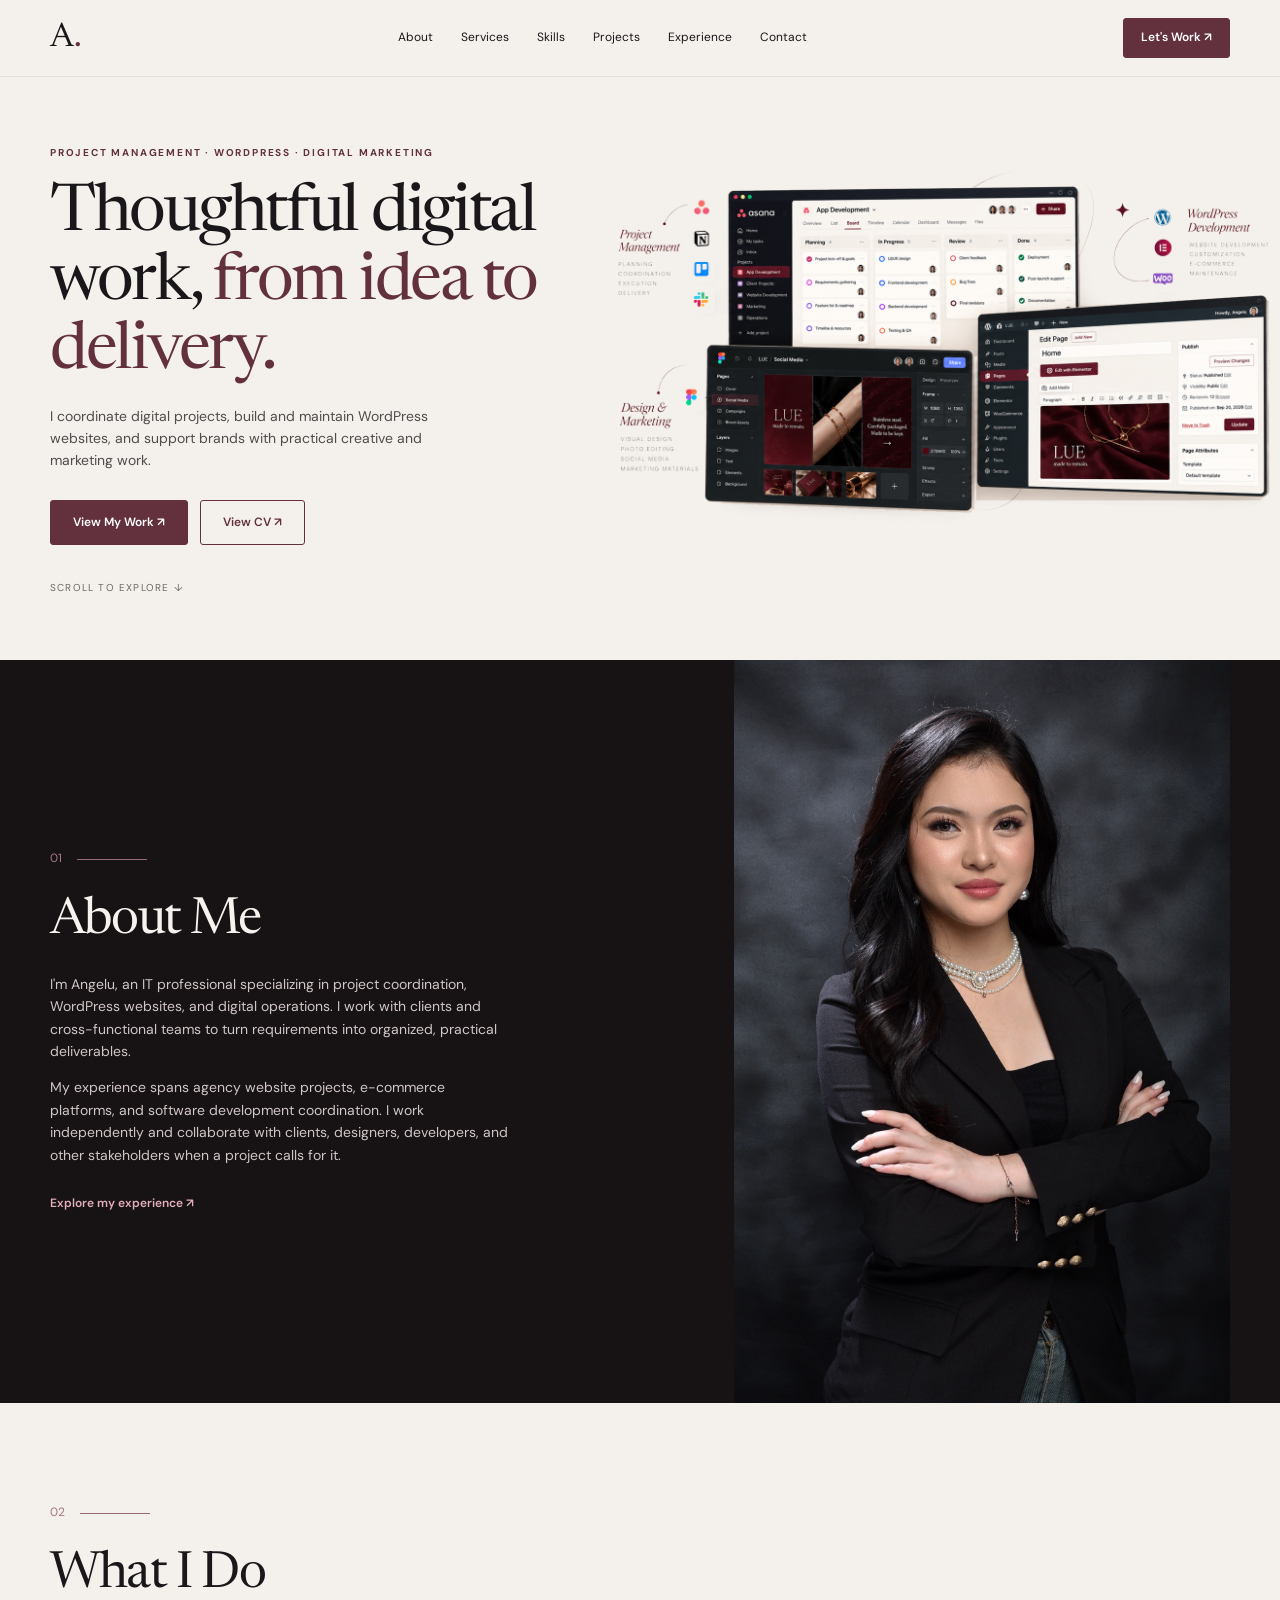
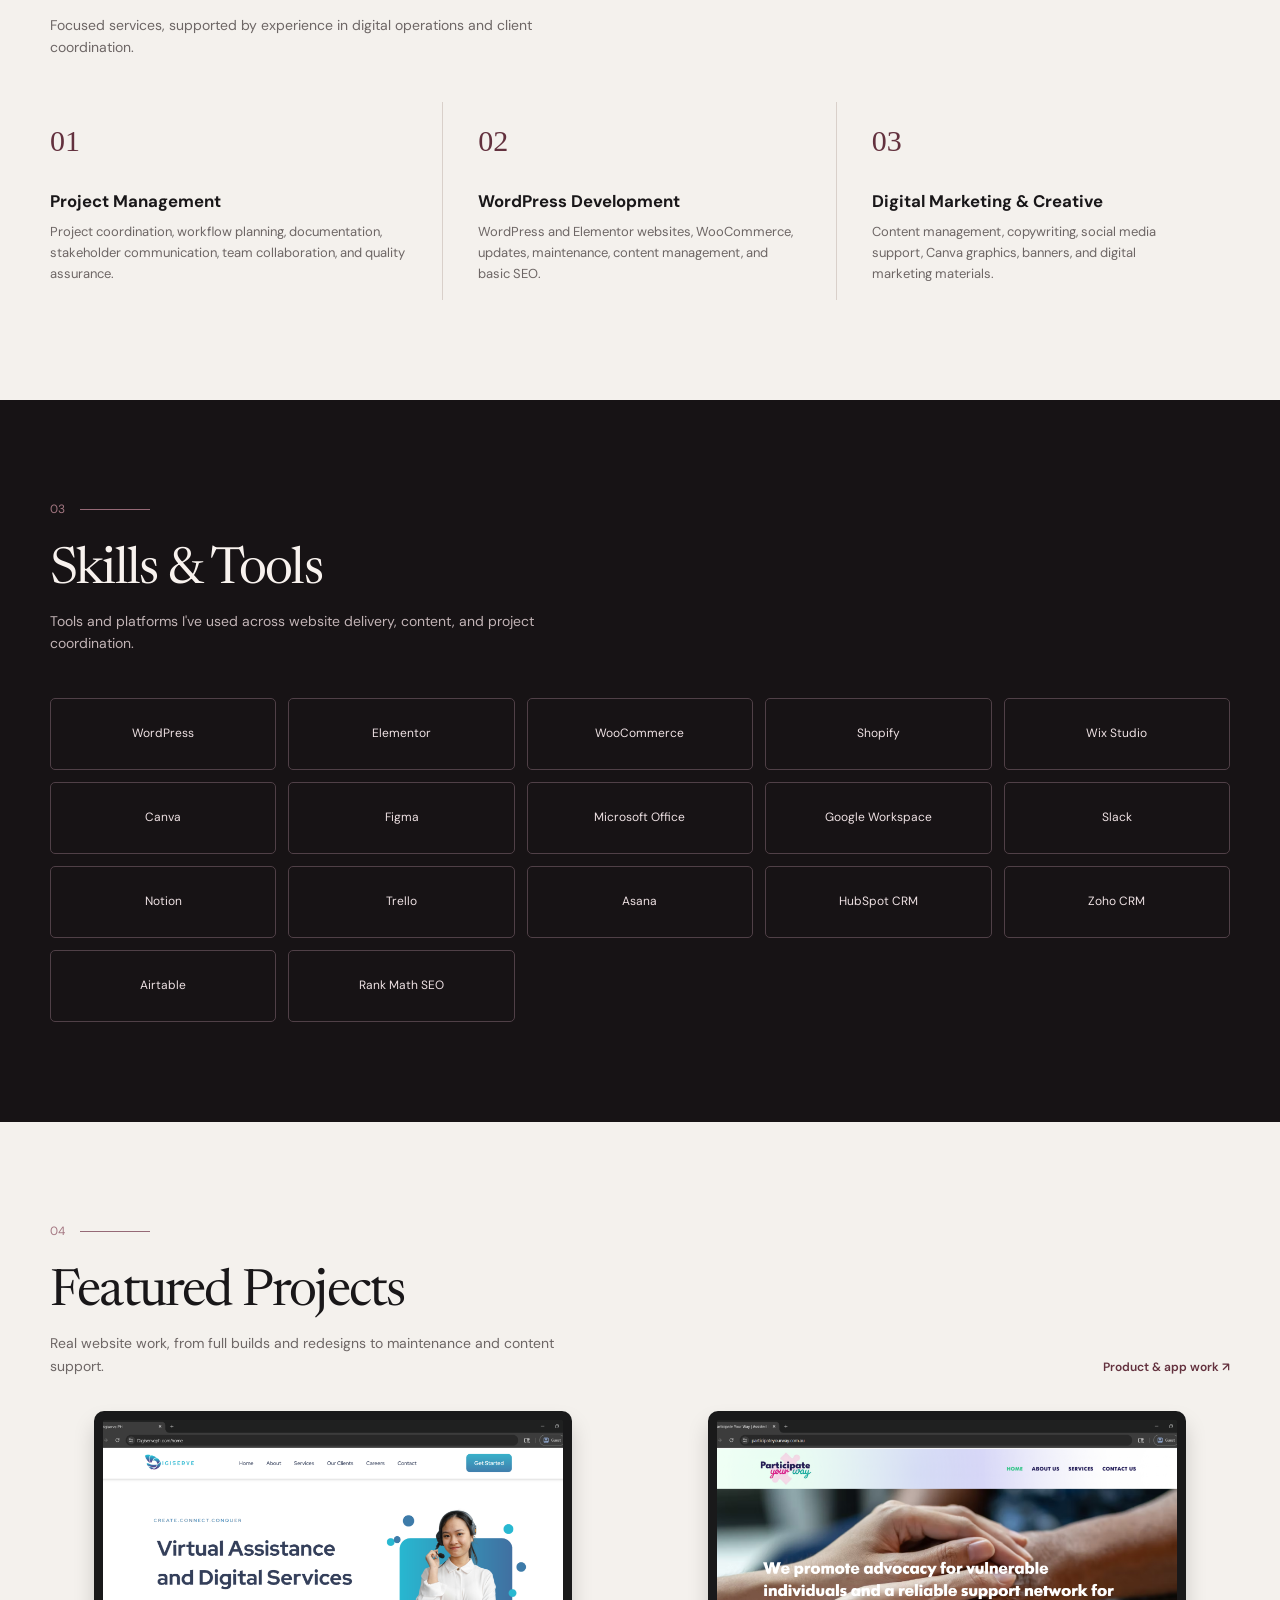
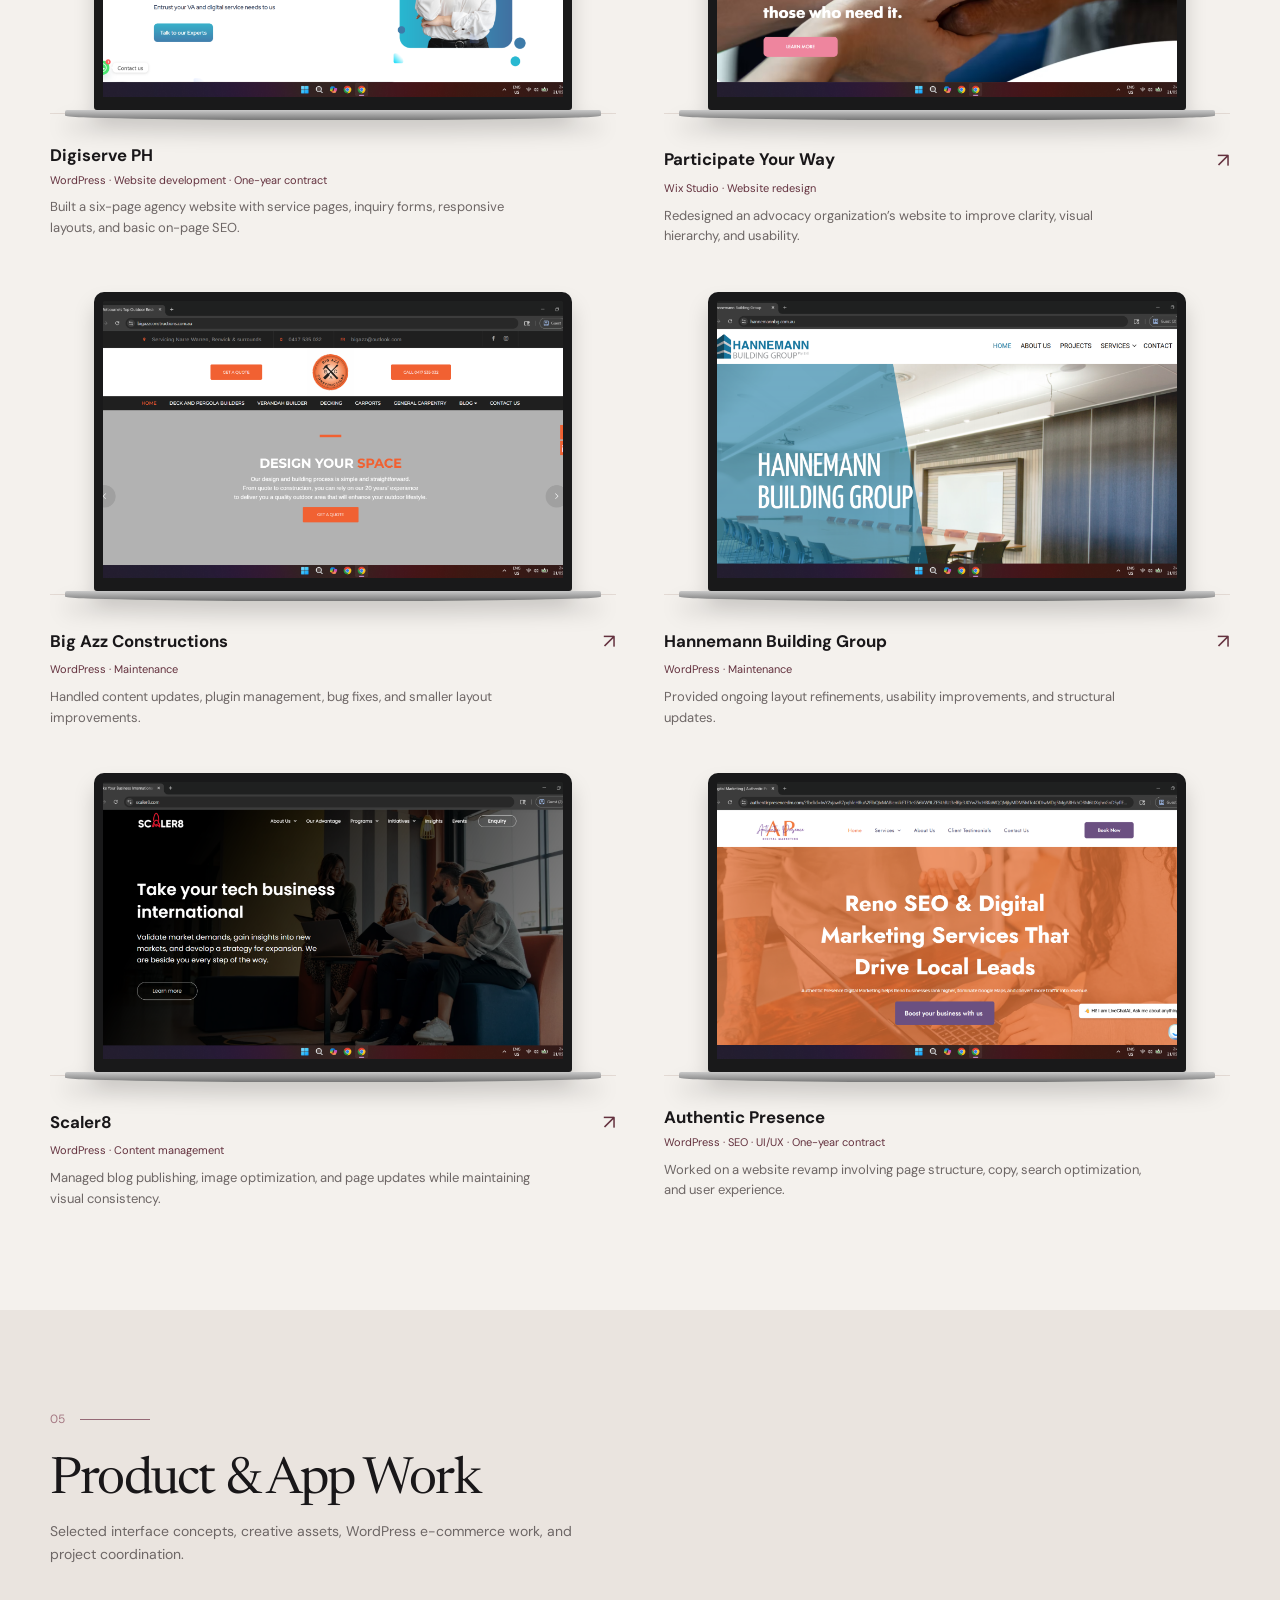
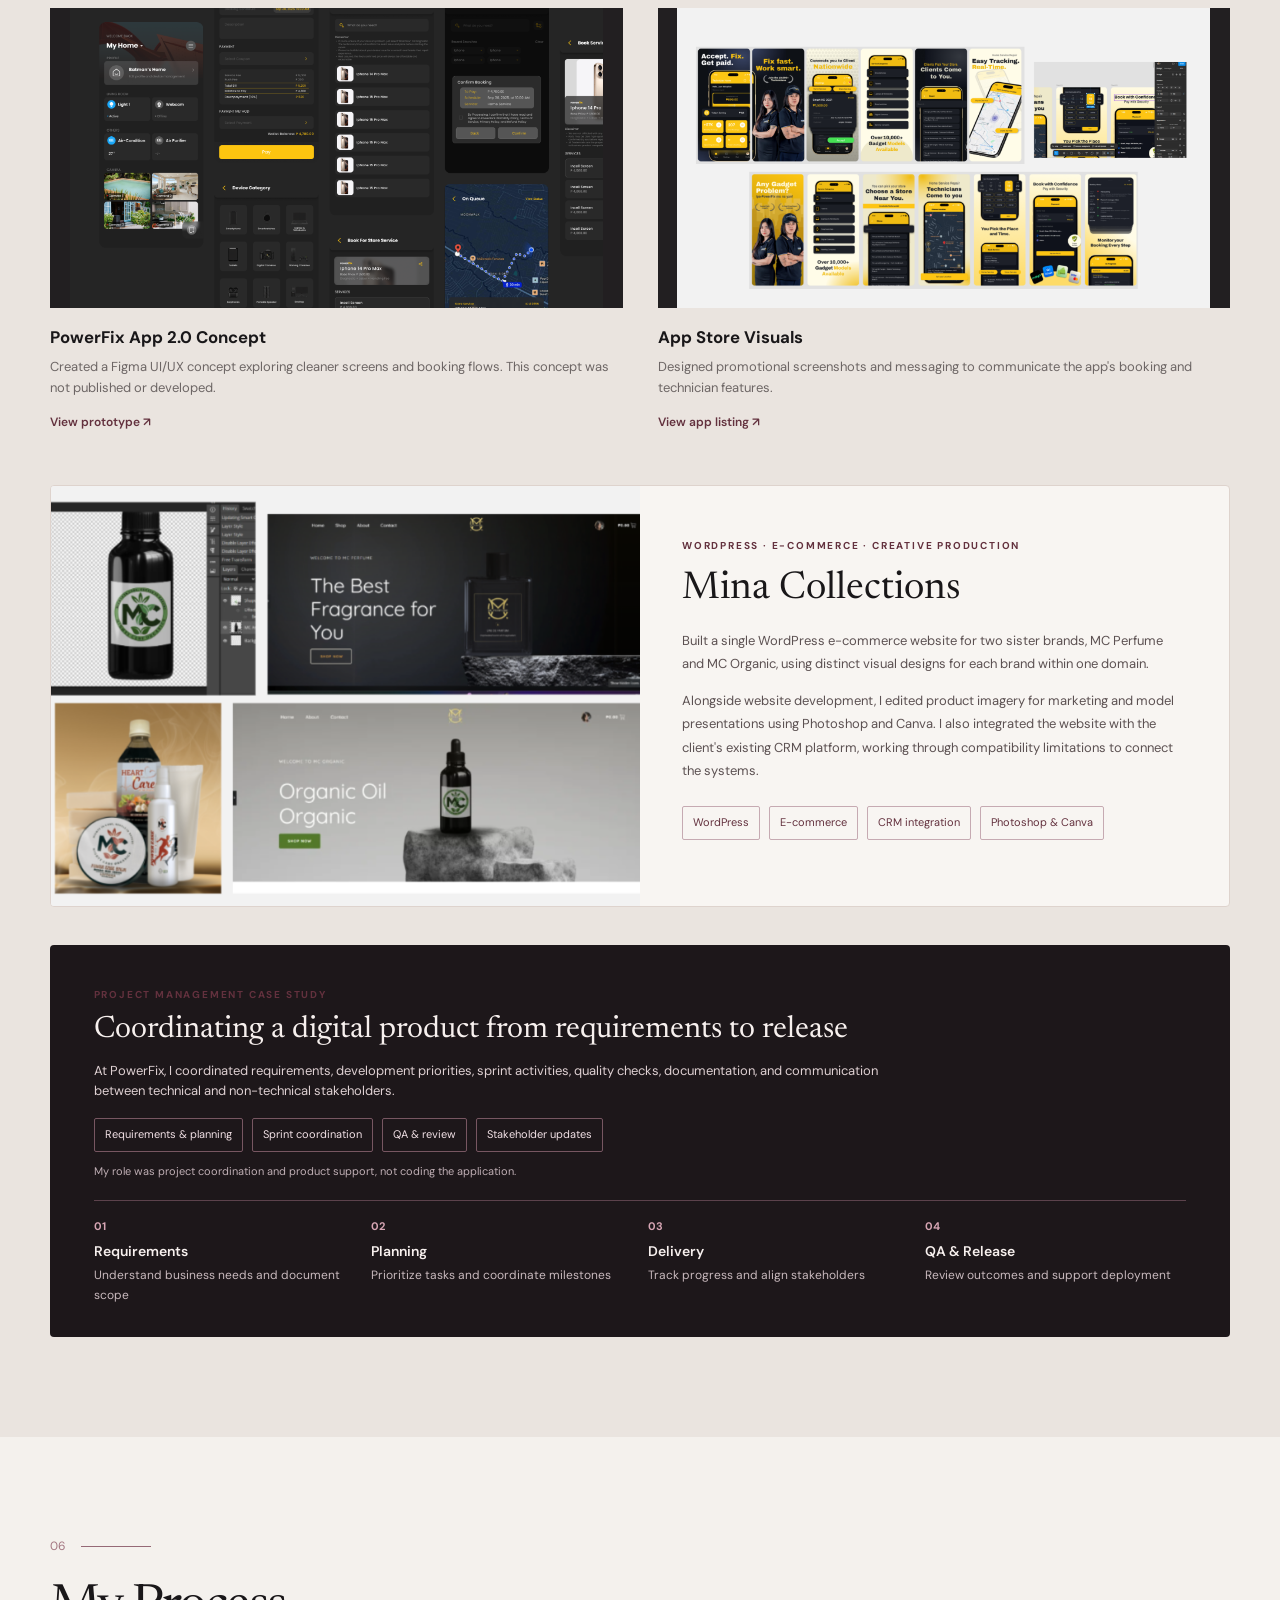
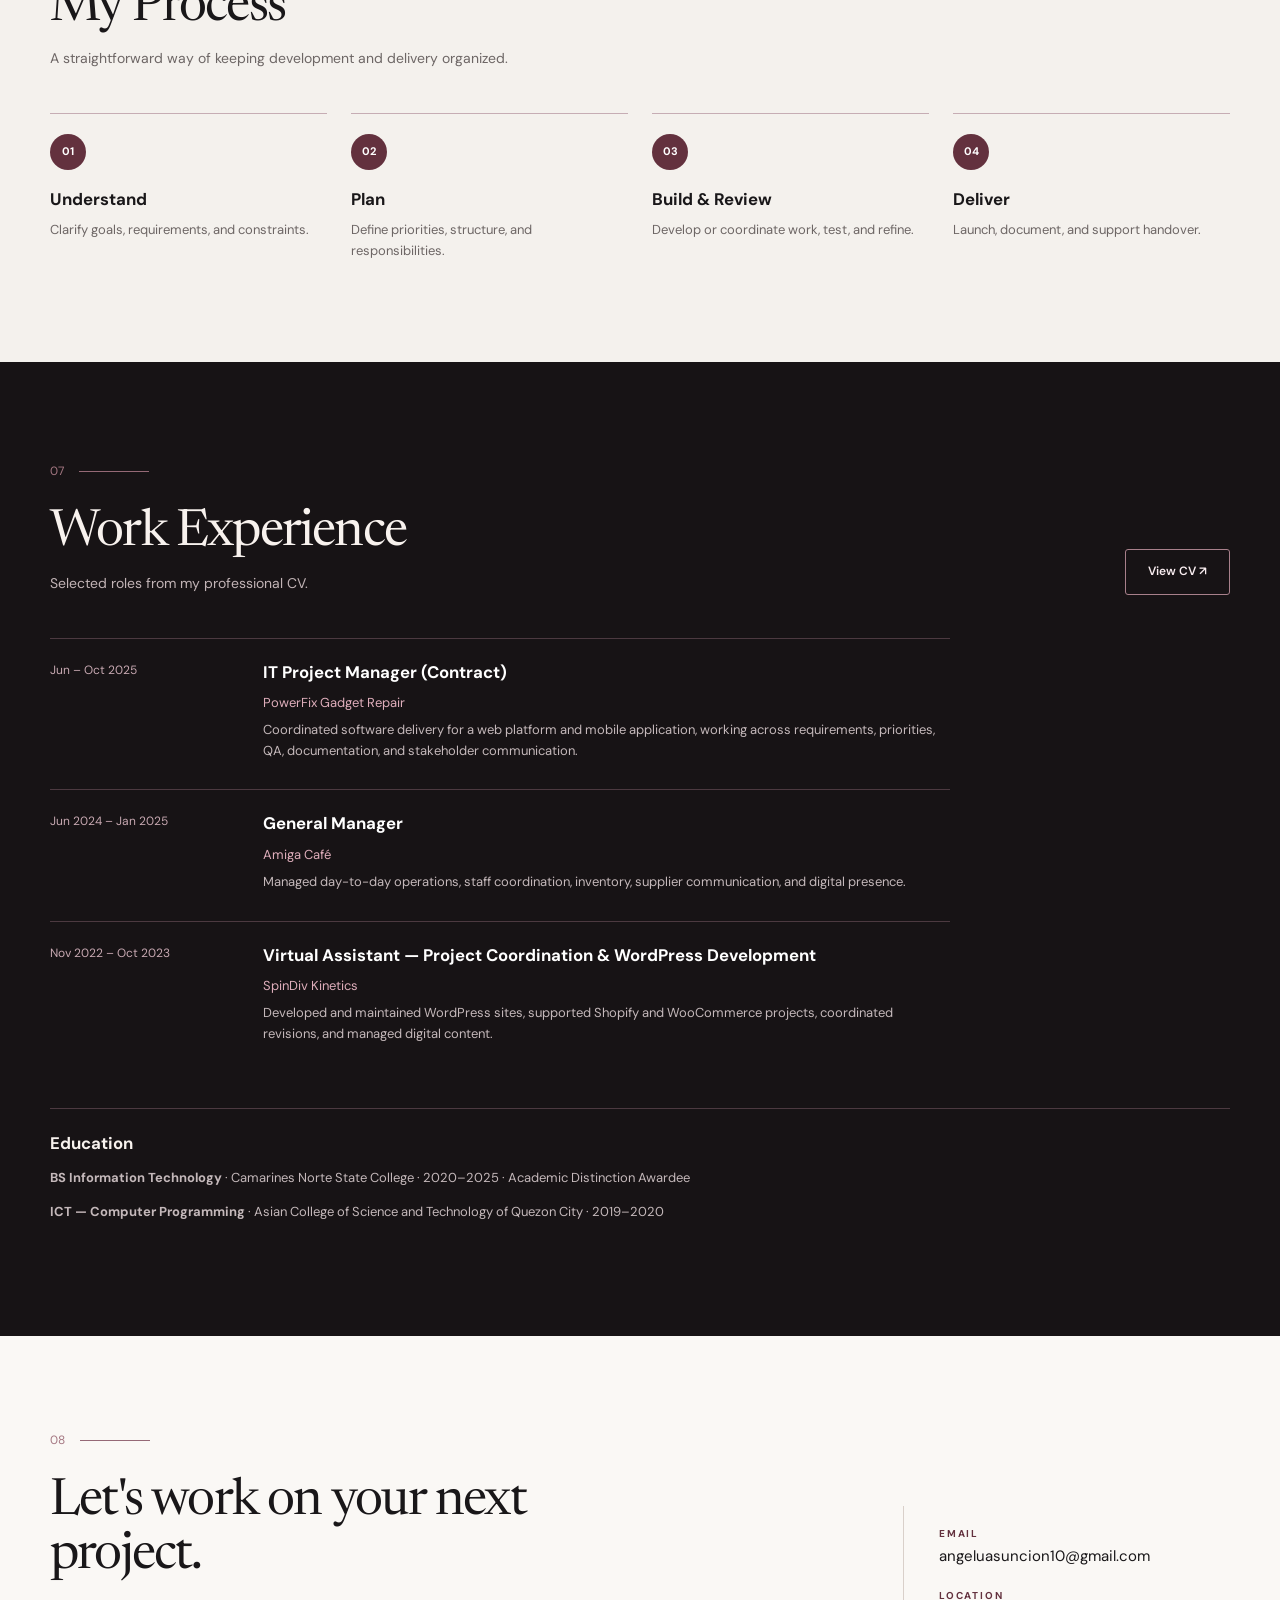
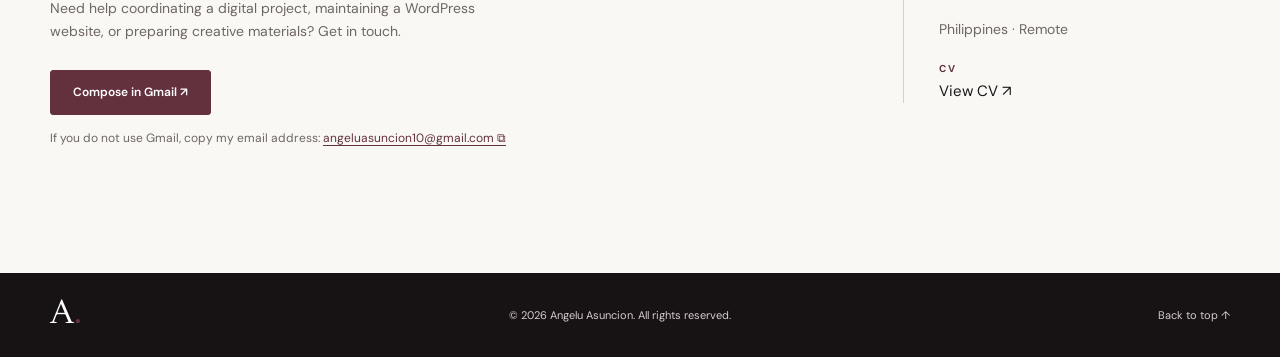
<file: index.html>
<!doctype html>

<html lang="en">
  <head>
    <meta charset="utf-8" />
    <meta content="width=device-width,initial-scale=1" name="viewport" />
    <meta content="#f4f1ed" name="theme-color" />
    <meta
      content="Angelu Asuncion — project management, WordPress development, and digital marketing &amp; creative support."
      name="description"
    />
    <link rel="icon" type="image/png" href="./assets/favicon.png?v=2">
    <link rel="shortcut icon" href="./assets/favicon.png?v=2">  
    <title>Angelu Asuncion | Project Management &amp; WordPress</title>
    <link href="https://fonts.googleapis.com" rel="preconnect" />
    <link crossorigin="" href="https://fonts.gstatic.com" rel="preconnect" />
    <link
      href="https://fonts.googleapis.com/css2?family=DM+Sans:wght@400;500;600;700&amp;family=Newsreader:opsz,wght@6..72,400;6..72,500&amp;display=swap"
      rel="stylesheet"
    />
    <link href="style.css" rel="stylesheet" />
  </head>
  <body>
    <header class="header">
      <div class="wrap nav">
        <a aria-label="Angelu Asuncion home" class="mark" href="#home"
          >A<span>.</span></a
        ><button
          aria-controls="nav-menu"
          aria-expanded="false"
          aria-label="Toggle navigation"
          class="menu-toggle"
          type="button"
        >
          ☰
        </button>
        <nav aria-label="Main navigation" class="nav-menu" id="nav-menu">
          <a href="#about">About</a><a href="#services">Services</a
          ><a href="#skills">Skills</a><a href="#projects">Projects</a
          ><a href="#experience">Experience</a><a href="#contact">Contact</a>
        </nav>
        <a class="button button-small nav-cta" href="#contact">Let's Work &#8599;</a>
      </div>
    </header>
    <main>
      <section class="hero wrap" id="home">
        <div class="hero-copy">
          <p class="eyebrow">
            PROJECT MANAGEMENT · WORDPRESS · DIGITAL MARKETING
          </p>
          <h1>Thoughtful digital work, <em>from idea to delivery.</em></h1>
          <p class="intro">
            I coordinate digital projects, build and maintain WordPress
            websites, and support brands with practical creative and marketing
            work.
          </p>
          <div class="actions">
            <a class="button" href="#projects">View My Work &#8599;</a
            ><a
              class="button button-outline"
              href="Angelu_Asuncion_CV.pdf"
              rel="noopener noreferrer"
              target="_blank"
              >View CV &#8599;</a
            >
          </div>
          <a class="scroll-note" href="#about">SCROLL TO EXPLORE ↓</a>
        </div>
        <div class="hero-art">
          <img
            class="hero-workspace-image"
            src="assets/hero-digital-workspace-transparent.png"
            alt="Digital workspace illustrating project management, WordPress development and digital marketing tools"
            width="1648"
            height="928"
            fetchpriority="high"
          />
        </div>
      </section>
      <section class="dark about" id="about">
        <div class="wrap about-layout">
          <div class="about-copy">
            <p class="section-number">01 <span></span></p>
            <h2>About Me</h2>
            <p>
              I'm Angelu, an IT professional specializing in project
              coordination, WordPress websites, and digital operations. I work
              with clients and cross-functional teams to turn requirements into
              organized, practical deliverables.
            </p>
            <p>
              My experience spans agency website projects, e-commerce platforms,
              and software development coordination. I work independently and
              collaborate with clients, designers, developers, and other
              stakeholders when a project calls for it.
            </p>
            <a class="text-link light-link" href="#experience"
              >Explore my experience &#8599;</a
            >
          </div>
          <div class="about-image">
            <img
              alt="Professional portrait of Angelu Asuncion"
              loading="lazy"
              src="assets/about-portrait.jpg"
            />
          </div>
        </div>
      </section>
      <section class="section cream" id="services">
        <div class="wrap">
          <div class="section-heading">
            <div>
              <p class="section-number">02 <span></span></p>
              <h2>What I Do</h2>
              <p>
                Focused services, supported by experience in digital operations
                and client coordination.
              </p>
            </div>
          </div>
          <div class="service-grid">
            <article>
              <span class="service-icon">01</span>
              <h3>Project Management</h3>
              <p>
                Project coordination, workflow planning, documentation,
                stakeholder communication, team collaboration, and quality
                assurance.
              </p>
            </article>
            <article>
              <span class="service-icon">02</span>
              <h3>WordPress Development</h3>
              <p>
                WordPress and Elementor websites, WooCommerce, updates,
                maintenance, content management, and basic SEO.
              </p>
            </article>
            <article>
              <span class="service-icon">03</span>
              <h3>Digital Marketing &amp; Creative</h3>
              <p>
                Content management, copywriting, social media support, Canva
                graphics, banners, and digital marketing materials.
              </p>
            </article>
          </div>
        </div>
      </section>
      <section class="section dark" id="skills">
        <div class="wrap">
          <div class="section-heading">
            <div>
              <p class="section-number">03 <span></span></p>
              <h2>Skills &amp; Tools</h2>
              <p>
                Tools and platforms I've used across website delivery, content,
                and project coordination.
              </p>
            </div>
          </div>
          <div class="skill-grid">
            <span>WordPress</span><span>Elementor</span><span>WooCommerce</span
            ><span>Shopify</span><span>Wix Studio</span><span>Canva</span
            ><span>Figma</span><span>Microsoft Office</span
            ><span>Google Workspace</span><span>Slack</span><span>Notion</span
            ><span>Trello</span><span>Asana</span><span>HubSpot CRM</span
            ><span>Zoho CRM</span><span>Airtable</span
            ><span>Rank Math SEO</span>
          </div>
        </div>
      </section>
      <section class="section cream" id="projects">
        <div class="wrap">
          <div class="section-heading">
            <div>
              <p class="section-number">04 <span></span></p>
              <h2>Featured Projects</h2>
              <p>
                Real website work, from full builds and redesigns to maintenance
                and content support.
              </p>
            </div>
            <a class="text-link" href="#product-work"
              >Product &amp; app work &#8599;</a
            >
          </div>
          <div class="project-grid">
            <article class="project-card">
              <div class="project-visual">
                <div class="device-scene">
                  <div class="laptop">
                    <div class="laptop-screen">
                      <img
                        alt="Digiserve PH website desktop screenshot"
                        loading="lazy"
                        src="assets/digiserve.png"
                      />
                    </div>
                    <div class="laptop-base"></div>
                  </div>
                </div>
              </div>
              <div class="project-title-row"><h3>Digiserve PH</h3></div>
              <p class="project-meta">
                WordPress · Website development · One-year contract
              </p>
              <p class="project-desc">
                Built a six-page agency website with service pages, inquiry
                forms, responsive layouts, and basic on-page SEO.
              </p>
            </article>
            <article class="project-card">
              <a
                aria-label="Open Participate Your Way"
                class="project-visual"
                href="https://www.participateyourway.com.au/"
                rel="noopener noreferrer"
                target="_blank"
                ><div class="device-scene">
                  <div class="laptop">
                    <div class="laptop-screen">
                      <img
                        alt="Participate Your Way website desktop screenshot"
                        loading="lazy"
                        src="assets/participateyourway.png"
                      />
                    </div>
                    <div class="laptop-base"></div>
                  </div></div
              ></a>
              <div class="project-title-row">
                <h3>Participate Your Way</h3>
                <a
                  aria-label="Visit Participate Your Way"
                  href="https://www.participateyourway.com.au/"
                  rel="noopener noreferrer"
                  target="_blank"
                  >&#8599;</a
                >
              </div>
              <p class="project-meta">Wix Studio · Website redesign</p>
              <p class="project-desc">
                Redesigned an advocacy organization’s website to improve
                clarity, visual hierarchy, and usability.
              </p>
            </article>
            <article class="project-card">
              <a
                aria-label="Open Big Azz Constructions"
                class="project-visual"
                href="https://www.bigazzconstructions.com.au/"
                rel="noopener noreferrer"
                target="_blank"
                ><div class="device-scene">
                  <div class="laptop">
                    <div class="laptop-screen">
                      <img
                        alt="Big Azz Constructions website desktop screenshot"
                        loading="lazy"
                        src="assets/bigazz.png"
                      />
                    </div>
                    <div class="laptop-base"></div>
                  </div></div
              ></a>
              <div class="project-title-row">
                <h3>Big Azz Constructions</h3>
                <a
                  aria-label="Visit Big Azz Constructions"
                  href="https://www.bigazzconstructions.com.au/"
                  rel="noopener noreferrer"
                  target="_blank"
                  >&#8599;</a
                >
              </div>
              <p class="project-meta">WordPress · Maintenance</p>
              <p class="project-desc">
                Handled content updates, plugin management, bug fixes, and
                smaller layout improvements.
              </p>
            </article>
            <article class="project-card">
              <a
                aria-label="Open Hannemann Building Group"
                class="project-visual"
                href="https://www.hannemannbg.com.au/"
                rel="noopener noreferrer"
                target="_blank"
                ><div class="device-scene">
                  <div class="laptop">
                    <div class="laptop-screen">
                      <img
                        alt="Hannemann Building Group website desktop screenshot"
                        loading="lazy"
                        src="assets/hannemann.png"
                      />
                    </div>
                    <div class="laptop-base"></div>
                  </div></div
              ></a>
              <div class="project-title-row">
                <h3>Hannemann Building Group</h3>
                <a
                  aria-label="Visit Hannemann Building Group"
                  href="https://www.hannemannbg.com.au/"
                  rel="noopener noreferrer"
                  target="_blank"
                  >&#8599;</a
                >
              </div>
              <p class="project-meta">WordPress · Maintenance</p>
              <p class="project-desc">
                Provided ongoing layout refinements, usability improvements, and
                structural updates.
              </p>
            </article>
            <article class="project-card">
              <a
                aria-label="Open Scaler8"
                class="project-visual"
                href="https://scaler8.com/"
                rel="noopener noreferrer"
                target="_blank"
                ><div class="device-scene">
                  <div class="laptop">
                    <div class="laptop-screen">
                      <img
                        alt="Scaler8 website desktop screenshot"
                        loading="lazy"
                        src="assets/scaler8.png"
                      />
                    </div>
                    <div class="laptop-base"></div>
                  </div></div
              ></a>
              <div class="project-title-row">
                <h3>Scaler8</h3>
                <a
                  aria-label="Visit Scaler8"
                  href="https://scaler8.com/"
                  rel="noopener noreferrer"
                  target="_blank"
                  >&#8599;</a
                >
              </div>
              <p class="project-meta">WordPress · Content management</p>
              <p class="project-desc">
                Managed blog publishing, image optimization, and page updates
                while maintaining visual consistency.
              </p>
            </article>
            <article class="project-card">
              <div class="project-visual">
                <div class="device-scene">
                  <div class="laptop">
                    <div class="laptop-screen">
                      <img
                        alt="Authentic Presence website desktop screenshot"
                        loading="lazy"
                        src="assets/authenticpresence.png"
                      />
                    </div>
                    <div class="laptop-base"></div>
                  </div>
                </div>
              </div>
              <div class="project-title-row"><h3>Authentic Presence</h3></div>
              <p class="project-meta">
                WordPress · SEO · UI/UX · One-year contract
              </p>
              <p class="project-desc">
                Worked on a website revamp involving page structure, copy,
                search optimization, and user experience.
              </p>
            </article>
          </div>
        </div>
      </section>
      <section class="section product-section" id="product-work">
        <div class="wrap">
          <div class="section-heading">
            <div>
              <p class="section-number">05 <span></span></p>
              <h2>Product &amp; App Work</h2>
              <p>
                Selected interface concepts, creative assets, WordPress
                e-commerce work, and project coordination.
              </p>
            </div>
          </div>
          <div class="product-grid">
            <article>
              <div class="product-image">
                <img
                  alt="PowerFix interface concepts and booking flows"
                  loading="lazy"
                  src="assets/powerfixappconcept.png"
                />
              </div>
              <h3>PowerFix App 2.0 Concept</h3>
              <p>
                Created a Figma UI/UX concept exploring cleaner screens and
                booking flows. This concept was not published or developed.
              </p>
              <a
                class="text-link"
                href="https://www.figma.com/proto/4TUtU9QKOMlVMusFPCjdQN/PowerFix-App-2.0?node-id=114-432"
                rel="noopener noreferrer"
                target="_blank"
                >View prototype &#8599;</a
              >
            </article>
            <article>
              <div class="product-image">
                <img
                  alt="PowerFix App Store promotional images"
                  loading="lazy"
                  src="assets/appstorevisuals.png"
                />
              </div>
              <h3>App Store Visuals</h3>
              <p>
                Designed promotional screenshots and messaging to communicate
                the app's booking and technician features.
              </p>
              <a
                class="text-link"
                href="https://apps.apple.com/ph/app/powerfix-repair/id6743223047"
                rel="noopener noreferrer"
                target="_blank"
                >View app listing &#8599;</a
              >
            </article>
          </div>
          <article class="mina-feature">
            <div class="mina-visual">
              <img
                alt="Mina Collections product image editing and MC Perfume and MC Organic website examples"
                loading="lazy"
                src="assets/MinaUIandEditing.png"
              />
            </div>
            <div class="mina-copy">
              <p class="eyebrow">
                WORDPRESS · E-COMMERCE · CREATIVE PRODUCTION
              </p>
              <h3>Mina Collections</h3>
              <p>
                Built a single WordPress e-commerce website for two sister
                brands, MC Perfume and MC Organic, using distinct visual designs
                for each brand within one domain.
              </p>
              <p>
                Alongside website development, I edited product imagery for
                marketing and model presentations using Photoshop and Canva. I
                also integrated the website with the client's existing CRM
                platform, working through compatibility limitations to connect
                the systems.
              </p>
              <div class="case-tags">
                <span>WordPress</span><span>E-commerce</span
                ><span>CRM integration</span><span>Photoshop &amp; Canva</span>
              </div>
            </div>
          </article>
          <article class="coordination-case coordination-case-text">
            <div class="coordination-copy">
              <p class="eyebrow">PROJECT MANAGEMENT CASE STUDY</p>
              <h3>
                Coordinating a digital product from requirements to release
              </h3>
              <p>
                At PowerFix, I coordinated requirements, development priorities,
                sprint activities, quality checks, documentation, and
                communication between technical and non-technical stakeholders.
              </p>
              <div class="case-tags">
                <span>Requirements &amp; planning</span
                ><span>Sprint coordination</span><span>QA &amp; review</span
                ><span>Stakeholder updates</span>
              </div>
              <p class="case-disclaimer">
                My role was project coordination and product support, not coding
                the application.
              </p>
              <div aria-label="Project management workflow" class="case-stages">
                <div>
                  <b>01</b><strong>Requirements</strong
                  ><span>Understand business needs and document scope</span>
                </div>
                <div>
                  <b>02</b><strong>Planning</strong
                  ><span>Prioritize tasks and coordinate milestones</span>
                </div>
                <div>
                  <b>03</b><strong>Delivery</strong
                  ><span>Track progress and align stakeholders</span>
                </div>
                <div>
                  <b>04</b><strong>QA &amp; Release</strong
                  ><span>Review outcomes and support deployment</span>
                </div>
              </div>
            </div>
          </article>
        </div>
      </section>
      <section class="section cream" id="process">
        <div class="wrap">
          <div class="section-heading">
            <div>
              <p class="section-number">06 <span></span></p>
              <h2>My Process</h2>
              <p>
                A straightforward way of keeping development and delivery
                organized.
              </p>
            </div>
          </div>
          <div class="process-grid">
            <div>
              <b>01</b>
              <h3>Understand</h3>
              <p>Clarify goals, requirements, and constraints.</p>
            </div>
            <div>
              <b>02</b>
              <h3>Plan</h3>
              <p>Define priorities, structure, and responsibilities.</p>
            </div>
            <div>
              <b>03</b>
              <h3>Build &amp; Review</h3>
              <p>Develop or coordinate work, test, and refine.</p>
            </div>
            <div>
              <b>04</b>
              <h3>Deliver</h3>
              <p>Launch, document, and support handover.</p>
            </div>
          </div>
        </div>
      </section>
      <section class="section dark" id="experience">
        <div class="wrap">
          <div class="section-heading">
            <div>
              <p class="section-number">07 <span></span></p>
              <h2>Work Experience</h2>
              <p>Selected roles from my professional CV.</p>
            </div>
            <a
              class="button button-outline-light"
              href="Angelu_Asuncion_CV.pdf"
              rel="noopener noreferrer"
              target="_blank"
              >View CV &#8599;</a
            >
          </div>
          <div class="timeline">
            <article>
              <time>Jun – Oct 2025</time>
              <div>
                <h3>IT Project Manager (Contract)</h3>
                <p class="company">PowerFix Gadget Repair</p>
                <p>
                  Coordinated software delivery for a web platform and mobile
                  application, working across requirements, priorities, QA,
                  documentation, and stakeholder communication.
                </p>
              </div>
            </article>
            <article>
              <time>Jun 2024 – Jan 2025</time>
              <div>
                <h3>General Manager</h3>
                <p class="company">Amiga Café</p>
                <p>
                  Managed day-to-day operations, staff coordination, inventory,
                  supplier communication, and digital presence.
                </p>
              </div>
            </article>
            <article>
              <time>Nov 2022 – Oct 2023</time>
              <div>
                <h3>
                  Virtual Assistant — Project Coordination &amp; WordPress
                  Development
                </h3>
                <p class="company">SpinDiv Kinetics</p>
                <p>
                  Developed and maintained WordPress sites, supported Shopify
                  and WooCommerce projects, coordinated revisions, and managed
                  digital content.
                </p>
              </div>
            </article>
          </div>
          <div class="education">
            <h3>Education</h3>
            <p>
              <strong>BS Information Technology</strong> · Camarines Norte State
              College · 2020–2025 · Academic Distinction Awardee
            </p>
            <p>
              <strong>ICT — Computer Programming</strong> · Asian College of
              Science and Technology of Quezon City · 2019–2020
            </p>
          </div>
        </div>
      </section>
      <section class="contact-section" id="contact">
        <div class="wrap contact-layout">
          <div>
            <p class="section-number">08 <span></span></p>
            <h2>Let's work on your next project.</h2>
            <p>
              Need help coordinating a digital project, maintaining a WordPress
              website, or preparing creative materials? Get in touch.
            </p>
            <a
              class="button"
              href="https://mail.google.com/mail/?view=cm&amp;fs=1&amp;to=angeluasuncion10%40gmail.com&amp;su=Portfolio%20Inquiry"
              target="_blank"
              rel="noopener noreferrer"
              >Compose in Gmail &#8599;</a
            >
            <p class="email-fallback">
              If you do not use Gmail, copy my email address:
              <button
                class="copy-email"
                type="button"
                data-email="angeluasuncion10@gmail.com"
                aria-label="Copy email address"
              >
                angeluasuncion10@gmail.com
                <span aria-hidden="true">⧉</span></button
              ><span
                class="copy-feedback"
                role="status"
                aria-live="polite"
              ></span>
            </p>
          </div>
          <div class="contact-info">
            <p class="eyebrow">EMAIL</p>
            <a href="mailto:angeluasuncion10@gmail.com"
              >angeluasuncion10@gmail.com</a
            >
            <p class="eyebrow">LOCATION</p>
            <p>Philippines · Remote</p>
            <p class="eyebrow">CV</p>
            <a
              href="Angelu_Asuncion_CV.pdf"
              rel="noopener noreferrer"
              target="_blank"
              >View CV &#8599;</a
            >
          </div>
        </div>
      </section>
    </main>
    <footer class="footer">
      <div class="wrap footer-inner">
        <a class="mark" href="#home">A<span>.</span></a
        ><span>© 2026 Angelu Asuncion. All rights reserved.</span
        ><a href="#home">Back to top ↑</a>
      </div>
    </footer>
    <script src="script.js"></script>
  </body>
</html>
</file>
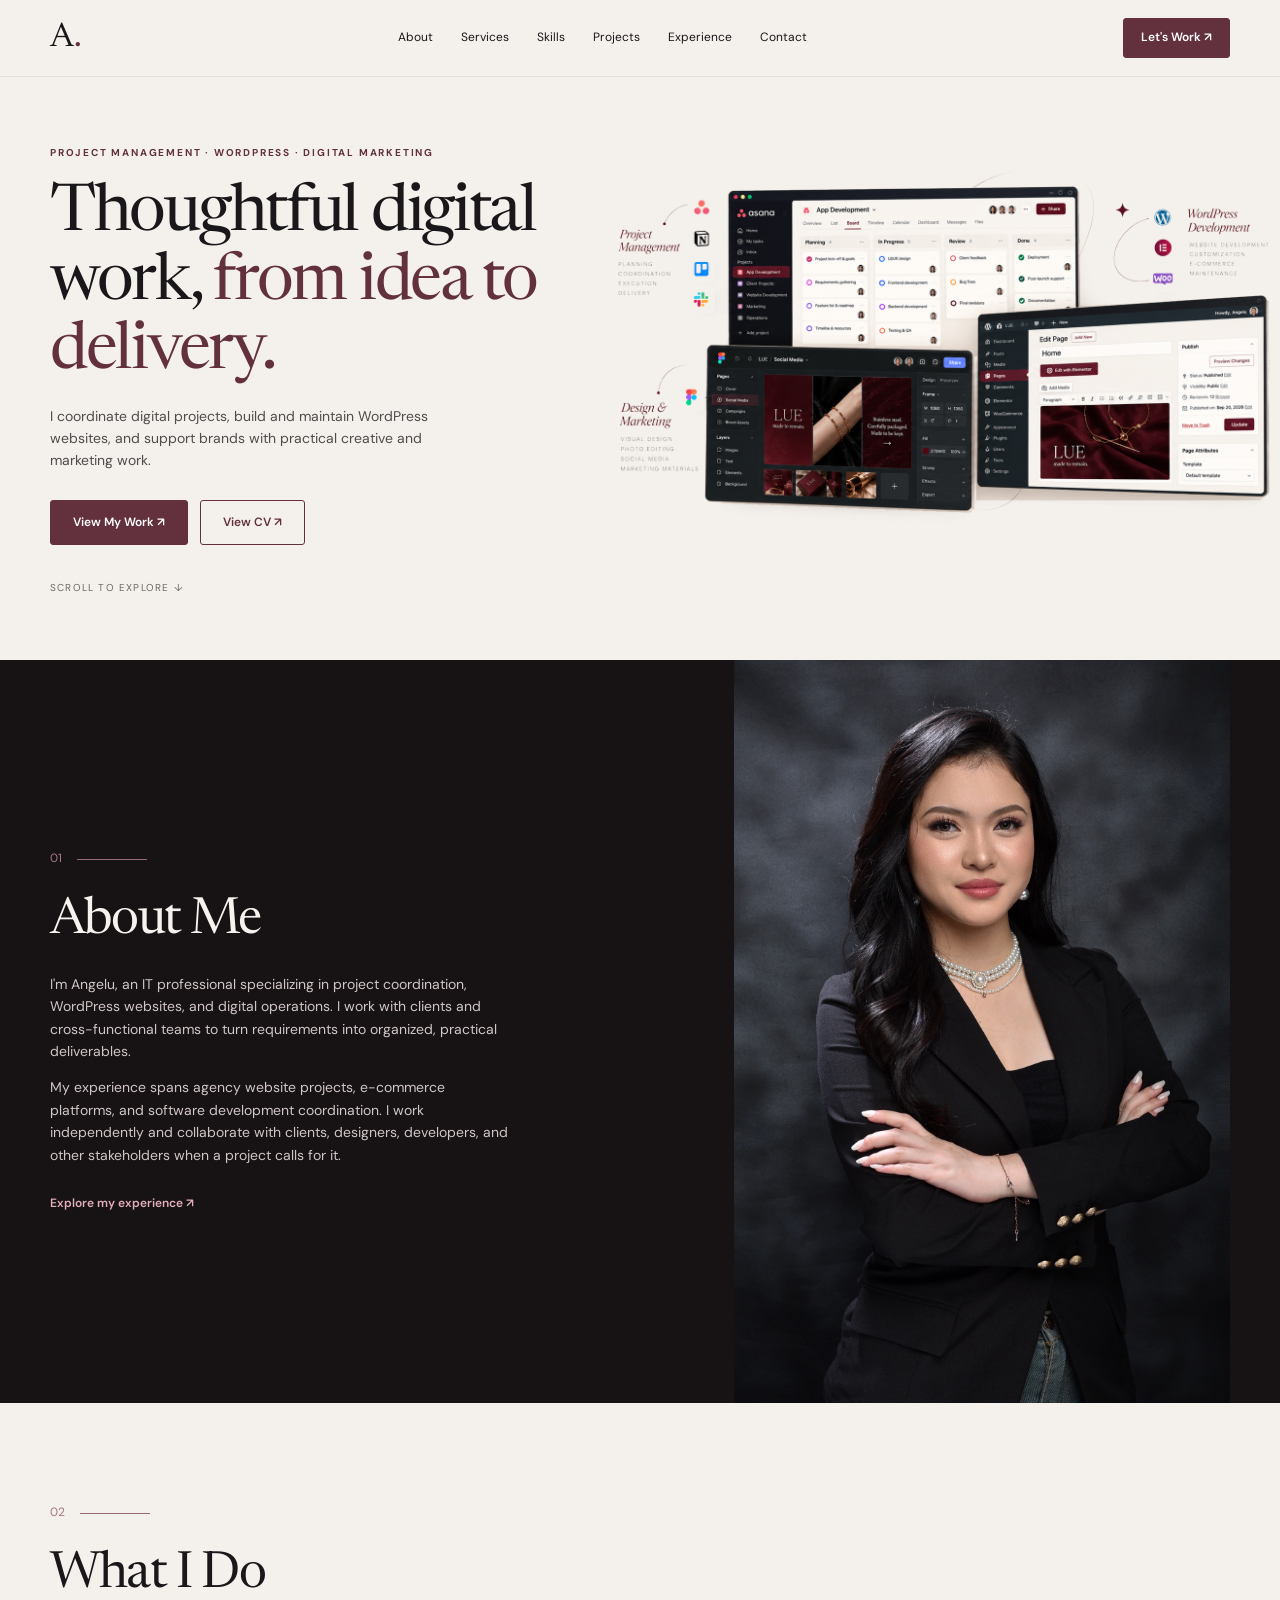
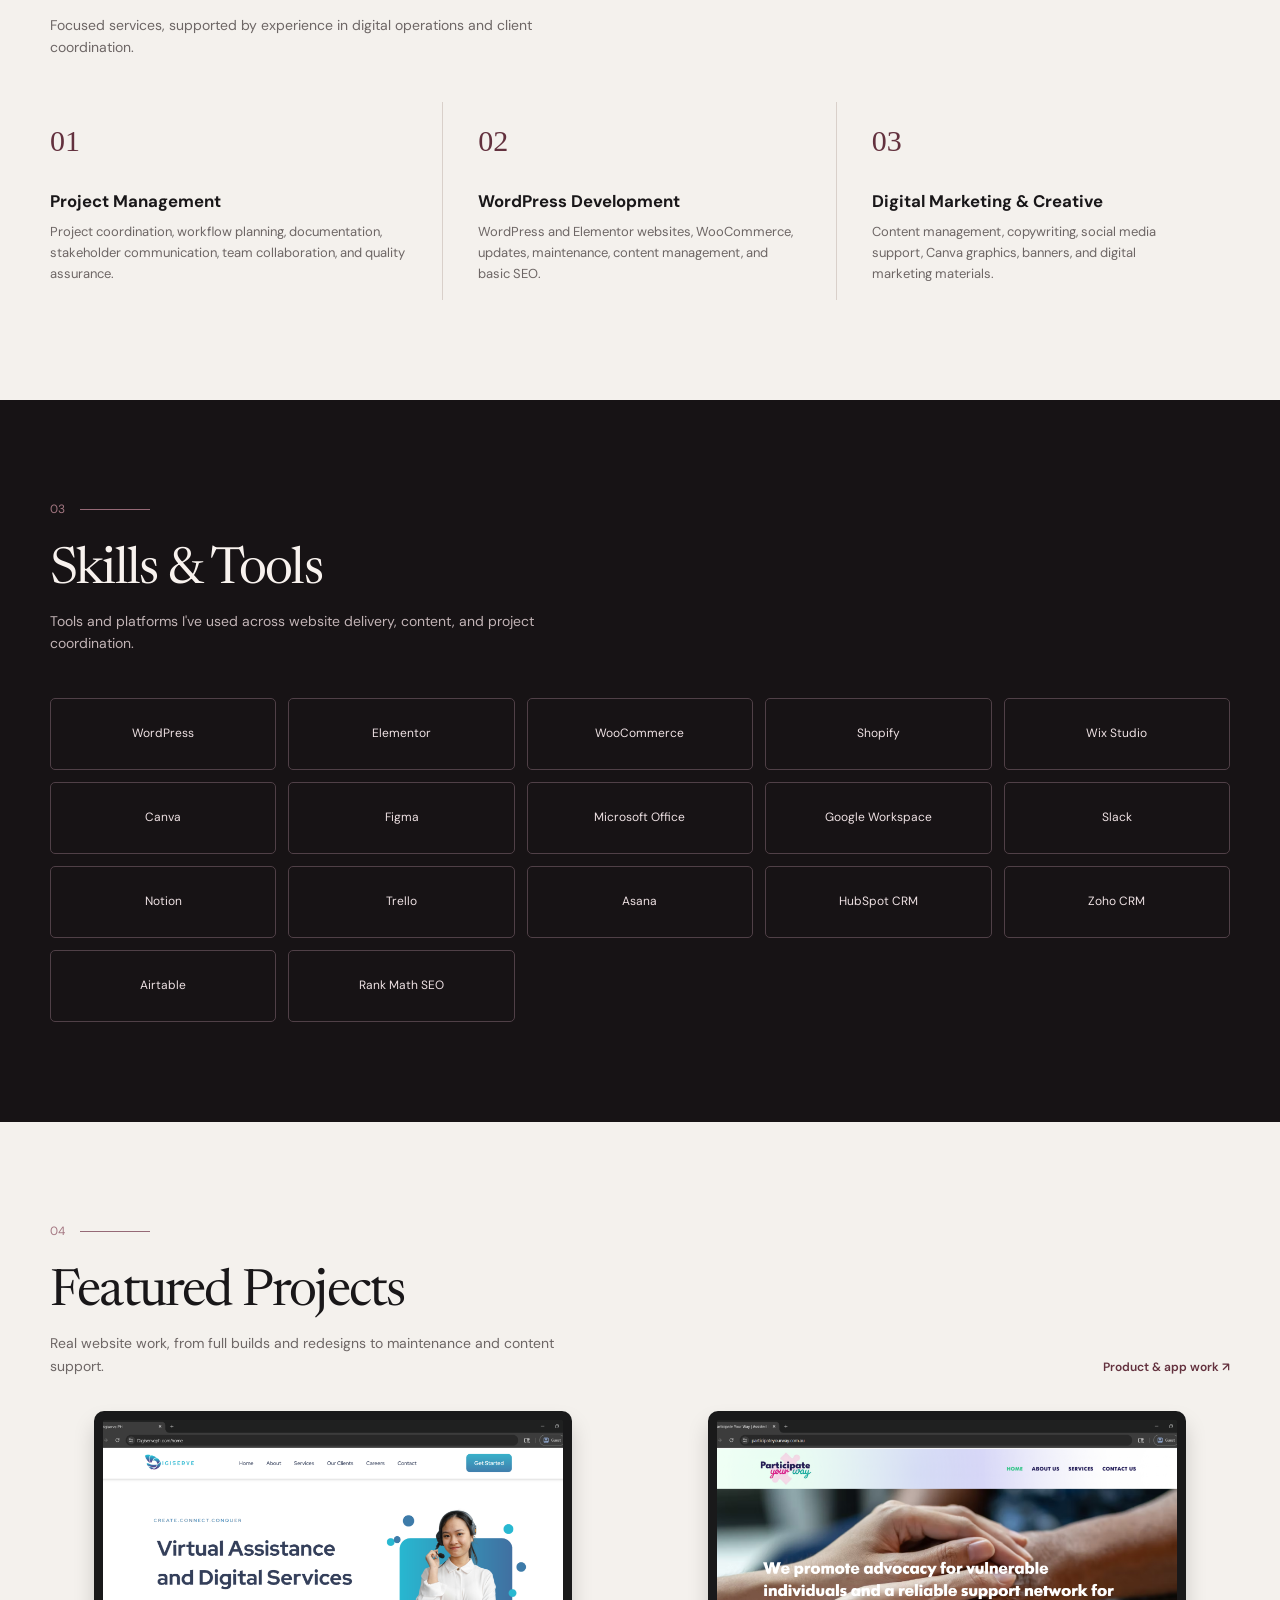
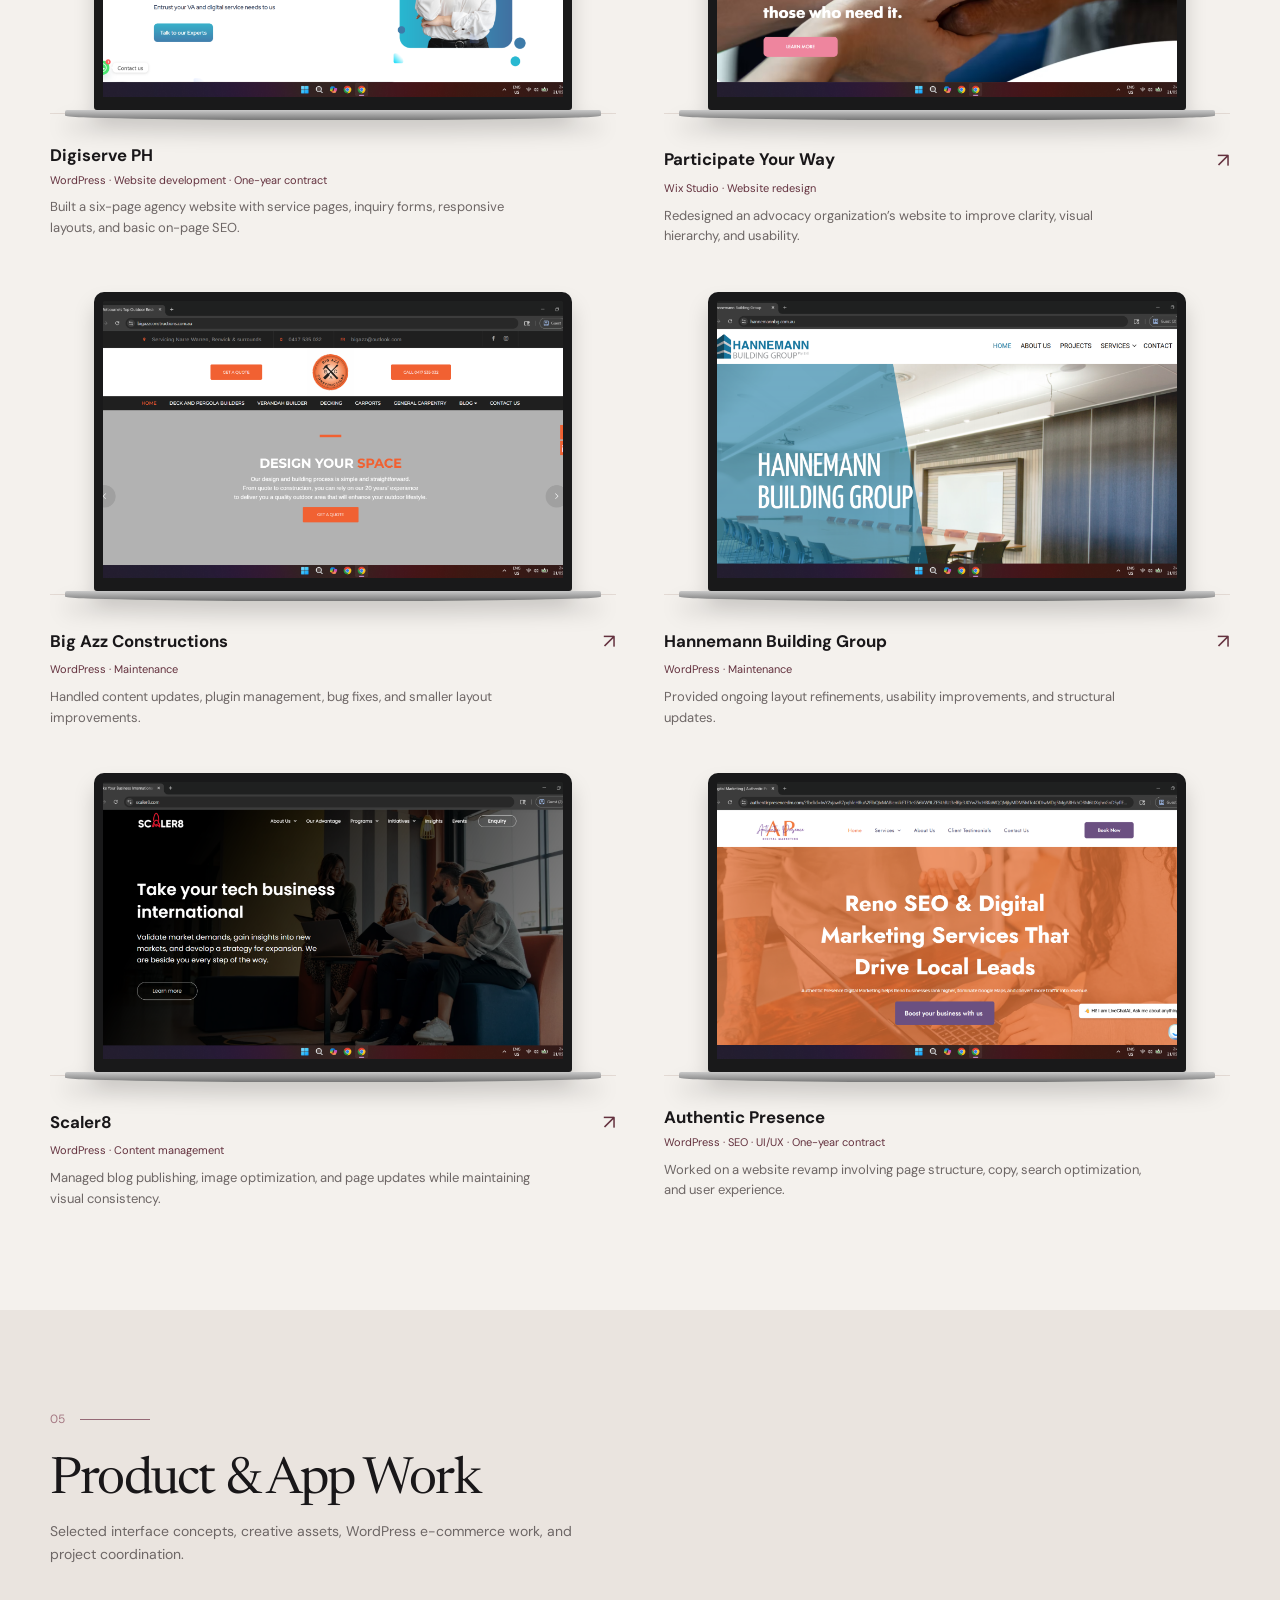
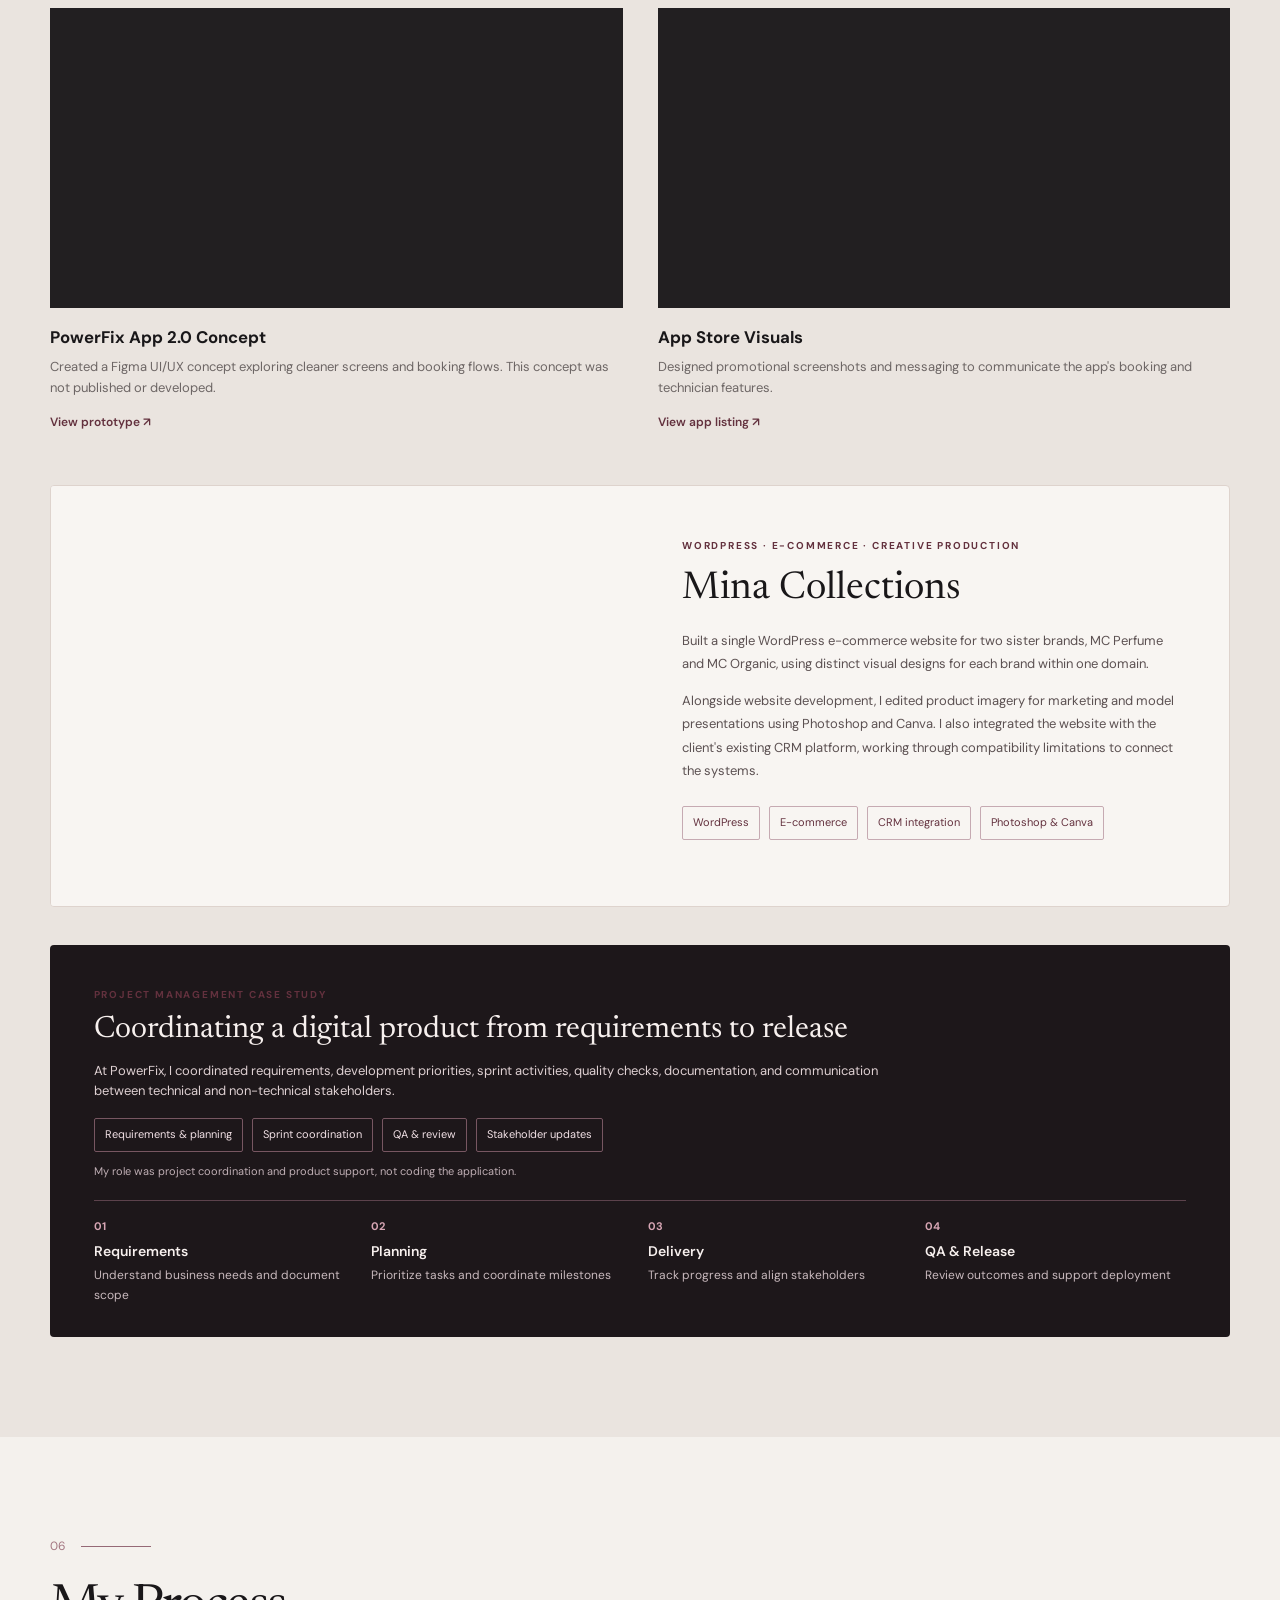
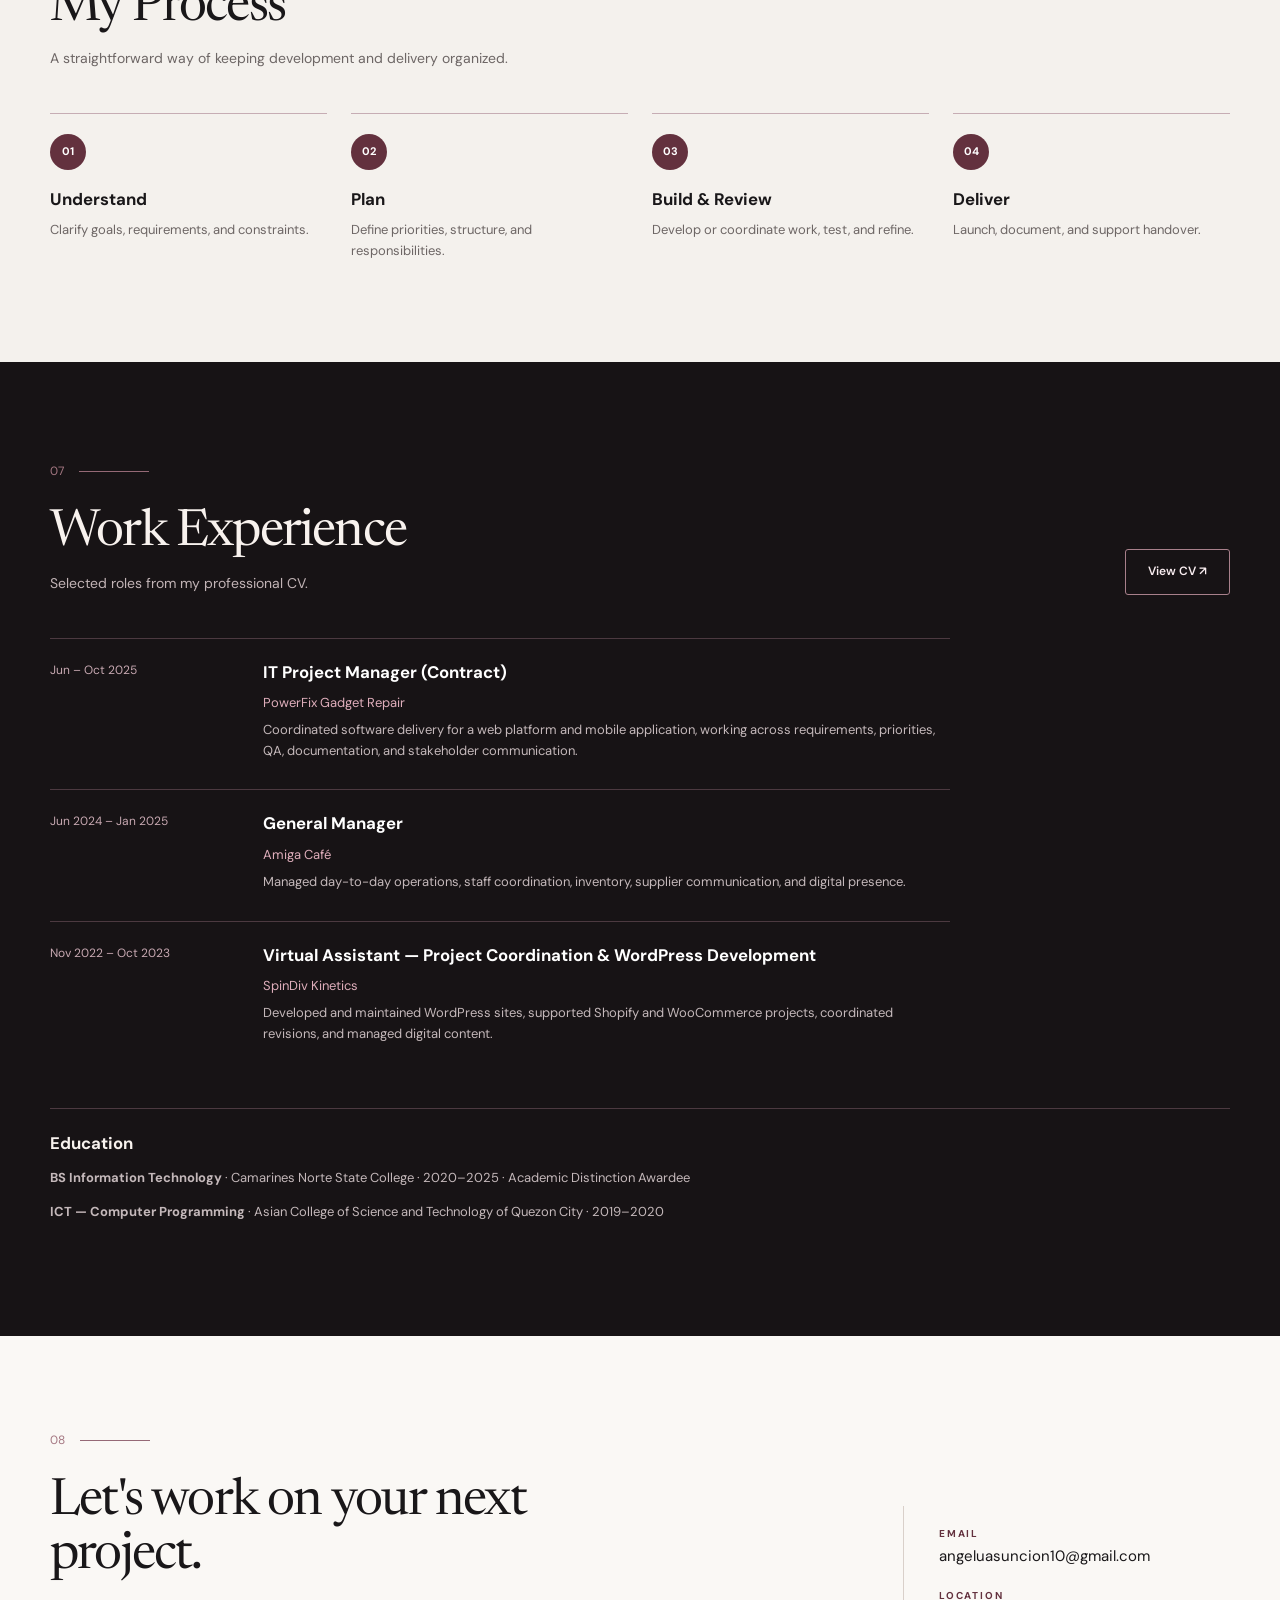
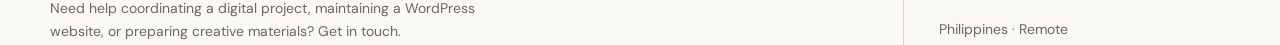
<file: home.html>
<!doctype html>
<html>
  <head>
    <meta http-equiv="refresh" content="0;url=index.html" />
    <title>Redirecting</title>
  </head>
  <body>
    <a href="index.html">Open portfolio</a>
  </body>
</html>
</file>
<file: style.css>
:root{--cream:#f4f1ed;--paper:#faf8f5;--ink:#191719;--burgundy:#63313e;--muted:#6d6665;--line:#d9d0ca;--dark:#171315;--dark2:#24171c}*{box-sizing:border-box}html{scroll-behavior:smooth;scroll-padding-top:75px}body{margin:0;background:var(--cream);color:var(--ink);font-family:'DM Sans',Arial,sans-serif;font-size:15px;line-height:1.6}a{color:inherit;text-decoration:none}img{display:block;max-width:100%}button{font:inherit}h1,h2{font-family:Newsreader,Georgia,serif;font-weight:400;line-height:1.06;letter-spacing:-.035em;margin:0}h2{font-size:clamp(2.5rem,4vw,4.2rem)}h3{font-size:1.05rem;line-height:1.4;margin:0 0 9px}.wrap{width:min(1180px,calc(100% - 88px));margin:auto}.header{position:sticky;top:0;z-index:20;background:rgba(244,241,237,.96);backdrop-filter:blur(12px);border-bottom:1px solid rgba(60,30,36,.09)}.nav{height:76px;display:flex;align-items:center;justify-content:space-between;gap:26px}.mark{font:34px Newsreader,Georgia,serif;line-height:1;white-space:nowrap}.mark span{color:var(--burgundy)}.nav-menu{display:flex;align-items:center;gap:28px;font-size:12px}.nav-menu a:hover,.text-link:hover{color:var(--burgundy)}.button{display:inline-flex;align-items:center;justify-content:center;min-height:45px;padding:12px 22px;background:var(--burgundy);border:1px solid var(--burgundy);color:white;border-radius:3px;font-size:12px;font-weight:600;transition:background .2s,transform .2s}.button:hover{background:#4b2430;transform:translateY(-1px)}.button-small{min-height:38px;padding:9px 17px}.button-outline{background:transparent;color:var(--burgundy)}.button-outline:hover{color:white}.button-outline-light{background:transparent;border-color:#a8808b;color:#f9edf0}.button-outline-light:hover{background:var(--burgundy)}.menu-toggle{display:none;background:none;border:0;font-size:25px;color:var(--burgundy)}.hero{min-height:620px;display:grid;grid-template-columns:47% 53%;align-items:center;gap:15px;padding-top:75px;padding-bottom:65px}.hero-copy{position:relative;z-index:1}.eyebrow{font-size:10px;letter-spacing:.18em;font-weight:700;color:var(--burgundy)}.hero h1{font-size:clamp(3.7rem,6vw,6.3rem);max-width:650px;margin:24px 0 22px}.hero h1 em{color:var(--burgundy);font-weight:400;font-style:normal}.intro{max-width:430px;color:#524b4c;font-size:14px}.actions{display:flex;gap:12px;flex-wrap:wrap;margin-top:28px}.scroll-note{display:inline-block;margin-top:72px;font-size:10px;letter-spacing:.12em;color:var(--muted)}.hero-art{padding:35px 0 10px}.hero-art .device-scene{transform:scale(1.07);transform-origin:center}.hero-art-note{text-align:center;font-size:9px;letter-spacing:.16em;color:#847477;margin:24px 0 0}.device-scene{position:relative;height:265px;display:flex;align-items:center;justify-content:center;isolation:isolate}.laptop{position:relative;width:81%;margin-left:5%;filter:drop-shadow(0 13px 10px rgba(0,0,0,.16))}.laptop-screen{background:#101010;border:9px solid #19191a;border-bottom-width:13px;border-radius:10px 10px 3px 3px;aspect-ratio:16/10;overflow:hidden}.laptop-screen img{width:100%;height:100%;object-fit:cover;object-position:top}.laptop-base{width:112%;height:10px;margin-left:-6%;background:linear-gradient(#c9c9c9,#777);border-radius:2px 2px 45% 45%}.phone{position:absolute;width:19%;height:67%;left:4%;bottom:3%;border:6px solid #181818;background:#171717;border-radius:17px;overflow:hidden;box-shadow:5px 9px 13px #0004;z-index:2}.phone-speaker{position:absolute;top:5px;left:36%;width:28%;height:5px;border-radius:10px;background:#222;z-index:2}.phone-screen{height:100%;background:white;overflow:hidden}.phone-screen img{width:100%;height:100%;object-fit:cover;object-position:top;object-position:24% top}.section{padding:100px 0}.cream{background:var(--cream)}.dark{background:var(--dark);color:#f8f2ee}.section-number{display:flex;align-items:center;gap:15px;color:#a47782;font-size:12px;margin:0 0 25px}.section-number span{display:block;width:70px;height:1px;background:#956976}.about-layout{display:grid;grid-template-columns:1fr 1fr;min-height:425px}.about-copy{padding:85px 12% 85px 0;align-self:center}.about-copy h2{margin-bottom:25px}.about-copy p:not(.section-number){color:#d0c6c5;max-width:460px;font-size:14px}.about-image{height:425px;overflow:hidden;background:#2e1a22}.about-image img{width:100%;height:100%;object-fit:cover;object-position:center 25%;filter:saturate(.65)}.text-link{font-size:12px;font-weight:600;color:var(--burgundy);display:inline-block;margin-top:14px}.light-link{color:#e3aebb}.section-heading{display:flex;align-items:end;justify-content:space-between;gap:25px;margin-bottom:43px}.section-heading h2{margin-bottom:12px}.section-heading p:not(.section-number){color:var(--muted);font-size:14px;max-width:530px;margin:0}.dark .section-heading p:not(.section-number){color:#c2b4b6}.service-grid{display:grid;grid-template-columns:repeat(3,1fr)}.service-grid article{padding:15px 35px 15px 0;border-right:1px solid var(--line)}.service-grid article+article{padding-left:35px}.service-grid article:last-child{border:0}.service-icon{font-family:Georgia,serif;font-size:30px;color:var(--burgundy);display:block;margin-bottom:25px}.service-grid p,.project-desc,.process-grid p{font-size:13px;color:var(--muted);margin:0}.skill-grid{display:grid;grid-template-columns:repeat(5,1fr);gap:12px}.skill-grid span{min-height:72px;display:flex;align-items:center;justify-content:center;text-align:center;border:1px solid #504047;border-radius:5px;padding:12px;color:#eee1e3;font-size:12px}.project-grid{display:grid;grid-template-columns:repeat(2,minmax(0,1fr));gap:54px 48px}.project-visual{display:block;background:transparent;border-bottom:1px solid #e2d9d3;padding:10px 20px 0;transition:transform .2s}.project-visual:hover{transform:translateY(-4px)}.project-title-row{display:flex;justify-content:space-between;align-items:center;margin-top:16px}.project-title-row h3{margin:0}.project-title-row a{font-size:20px;color:var(--burgundy)}.project-meta{font-size:11px;color:var(--burgundy);margin:4px 0 8px}.project-desc{max-width:480px}.product-section{background:#eae4df}.product-grid{display:grid;grid-template-columns:1fr 1fr;gap:35px}.product-image{height:300px;background:#221f21;overflow:hidden;display:flex;align-items:center;justify-content:center}.product-image img{width:100%;height:100%;object-fit:contain}.product-grid h3{margin:18px 0 8px}.product-grid p{font-size:13px;color:var(--muted);margin:0}.management-note{margin-top:35px;border-left:3px solid var(--burgundy);padding:12px 20px;background:#f7f3f0;font-size:13px}.process-grid{display:grid;grid-template-columns:repeat(4,1fr);gap:24px}.process-grid>div{border-top:1px solid #c6adb4;padding-top:20px}.process-grid b{background:var(--burgundy);color:white;border-radius:50%;display:grid;place-items:center;width:36px;height:36px;font-size:11px;margin-bottom:18px}.timeline{display:grid;gap:0;max-width:900px}.timeline article{display:grid;grid-template-columns:185px 1fr;gap:28px;padding:22px 0;border-top:1px solid #4c3940}.timeline time{font-size:12px;color:#c8a9b2}.timeline h3{color:#fff}.timeline p{font-size:13px;color:#c4b8ba;margin:6px 0}.timeline .company{color:#dfaebb}.education{margin-top:35px;border-top:1px solid #4c3940;padding-top:23px}.education p{font-size:13px;color:#c4b8ba}.contact-section{padding:95px 0;background:var(--paper)}.contact-layout{display:grid;grid-template-columns:1.4fr .6fr;gap:90px}.contact-layout h2{max-width:590px}.contact-layout p:not(.section-number):not(.eyebrow){max-width:470px;font-size:14px;color:var(--muted)}.contact-layout .button{margin-top:14px}.contact-info{border-left:1px solid var(--line);padding-left:35px;align-self:center}.contact-info .eyebrow{margin:20px 0 2px}.contact-info a{overflow-wrap:anywhere}.footer{background:var(--dark);color:#d9cbcf}.footer-inner{display:flex;justify-content:space-between;align-items:center;gap:20px;padding:25px 0;font-size:11px}.footer .mark{color:white}@media(max-width:900px){.wrap{width:min(100% - 48px,1180px)}.nav-menu{gap:15px}.hero{grid-template-columns:1fr 1fr;min-height:530px}.hero h1{font-size:clamp(3.2rem,6vw,5rem)}.device-scene{height:215px}.about-copy{padding-right:7%}.project-grid{gap:40px 22px}.skill-grid{grid-template-columns:repeat(3,1fr)}}@media(max-width:700px){.wrap{width:calc(100% - 36px)}.nav{height:64px}.menu-toggle{display:block;margin-left:auto}.nav-cta{display:none}.nav-menu{display:none;position:absolute;top:64px;left:0;right:0;background:var(--cream);border-bottom:1px solid var(--line);padding:18px;box-shadow:0 10px 20px #0001;flex-direction:column;align-items:stretch;gap:0}.nav-menu.open{display:flex}.nav-menu a{padding:12px 5px;font-size:14px}.hero{grid-template-columns:1fr;gap:8px;padding-top:55px;padding-bottom:35px;min-height:0}.hero h1{font-size:clamp(3.4rem,12vw,5.4rem);max-width:540px}.hero-art{padding:5px 0 15px}.hero-art .device-scene{transform:none}.scroll-note{margin-top:36px}.device-scene{height:clamp(190px,54vw,290px)}.section{padding:66px 0}.about-layout{grid-template-columns:1fr}.about-copy{padding:65px 0 35px}.about-image{height:320px}.section-heading{align-items:start;flex-direction:column;gap:10px;margin-bottom:30px}.service-grid,.project-grid,.product-grid,.process-grid{grid-template-columns:1fr}.service-grid article,.service-grid article+article{padding:20px 0;border:0;border-bottom:1px solid var(--line)}.service-icon{margin-bottom:10px}.skill-grid{grid-template-columns:repeat(3,1fr);gap:8px}.skill-grid span{font-size:11px;min-height:60px}.project-grid{gap:38px}.project-visual{padding:0 8px}.product-image{height:260px}.process-grid{gap:22px}.timeline article{grid-template-columns:1fr;gap:5px}.contact-section{padding:70px 0}.contact-layout{grid-template-columns:1fr;gap:30px}.contact-info{padding:0;border:0;border-top:1px solid var(--line)}.footer-inner{flex-wrap:wrap}.footer-inner span{order:3;width:100%}}@media(max-width:390px){.skill-grid{grid-template-columns:repeat(2,1fr)}.hero h1{font-size:3.25rem}.button{padding:11px 15px}.device-scene{height:185px}}@media(prefers-reduced-motion:reduce){html{scroll-behavior:auto}*,*:before,*:after{transition:none!important}}

/* Version 2 refinements */
.about-image{background:#f7f4f0;display:flex;align-items:flex-end;justify-content:center}
.about-image img{object-fit:contain;object-position:center bottom;filter:none;width:100%;height:100%}
.hero-art .phone,.project-visual .phone{display:none}
.hero-art .laptop,.project-visual .laptop{width:91%;margin-left:0}
.hero-art .device-scene{height:320px}
.project-visual .device-scene{height:270px}
.coordination-case{margin-top:52px;display:grid;grid-template-columns:1.05fr .95fr;gap:0;background:#1d171a;color:#f7f0ee;overflow:hidden;border-radius:4px}
.coordination-copy{padding:45px 42px}
.coordination-copy h3{font-family:Newsreader,Georgia,serif;font-weight:400;font-size:clamp(1.8rem,3vw,2.7rem);line-height:1.13;margin:14px 0 18px}
.coordination-copy>p:not(.eyebrow){color:#ded0d2;font-size:13px}
.case-tags{display:flex;flex-wrap:wrap;gap:9px;margin:24px 0}
.case-tags span{border:1px solid #775661;border-radius:2px;padding:7px 10px;font-size:11px;color:#f2e1e6}
.coordination-copy .case-disclaimer{font-size:11px!important;color:#bfaeb4!important}
.coordination-visual{min-height:340px;background:#292528;display:flex;align-items:center;justify-content:center;overflow:hidden}
.coordination-visual img{width:100%;height:100%;object-fit:cover;object-position:center}
.email-fallback{margin-top:14px!important;font-size:12px!important}.email-fallback a{text-decoration:underline;text-underline-offset:3px;color:var(--burgundy)}
@media(max-width:700px){.hero-art .device-scene{height:235px}.project-visual .device-scene{height:230px}.coordination-case{grid-template-columns:1fr}.coordination-copy{padding:32px 25px}.coordination-visual{min-height:240px}.about-image{height:350px}}

/* V3: editorial image-free management case study and Mina Collections feature */
.mina-feature{display:grid;grid-template-columns:1fr 1fr;gap:0;margin-top:52px;background:#f8f5f2;border:1px solid #ded3cd;border-radius:4px;overflow:hidden}
.mina-visual{min-height:340px;display:flex;align-items:center;background:#e7e0db}
.mina-visual img{width:100%;height:100%;object-fit:contain}
.mina-copy{padding:42px;align-self:center}
.mina-copy h3{font-family:Newsreader,Georgia,serif;font-weight:400;font-size:clamp(2rem,3vw,3rem);line-height:1.12;margin:14px 0 18px}
.mina-copy>p:not(.eyebrow){font-size:13px;color:#5c5152;line-height:1.8}
.mina-copy .case-tags span{color:#63313e;border-color:#c6aab2}
.coordination-case-text{display:block;background:#1d171a}
.coordination-case-text .coordination-copy{padding:54px clamp(25px,5vw,75px)}
.coordination-case-text .coordination-copy>p:not(.eyebrow){max-width:850px}
.case-stages{display:grid;grid-template-columns:repeat(4,minmax(0,1fr));gap:22px;margin-top:35px;border-top:1px solid #5c424c;padding-top:28px}
.case-stages>div{display:flex;flex-direction:column;gap:8px}
.case-stages b{font-size:11px;color:#d7a6b4}.case-stages strong{font-size:14px;font-weight:600}.case-stages span{font-size:12px;color:#c8b9bd}
.project-visual:not(a){cursor:default}.project-visual:not(a):hover{transform:none}
@media(max-width:700px){.mina-feature{grid-template-columns:1fr}.mina-visual{min-height:240px}.mina-copy{padding:28px 24px}.case-stages{grid-template-columns:repeat(2,minmax(0,1fr));gap:24px}}

/* V4: more compact image-free case study */
.coordination-case-text{margin-top:38px;max-width:100%;}
.coordination-case-text .coordination-copy{padding:32px clamp(24px,3.4vw,48px)}
.coordination-case-text .coordination-copy h3{font-size:clamp(1.65rem,2.4vw,2.3rem);max-width:820px;margin:8px 0 12px}
.coordination-case-text .coordination-copy>p:not(.eyebrow){max-width:800px;line-height:1.6}
.coordination-case-text .case-tags{margin:16px 0 10px}
.coordination-case-text .case-stages{margin-top:20px;padding-top:17px;gap:16px}
.coordination-case-text .case-stages>div{gap:4px}
.copy-email{border:0;background:transparent;color:var(--burgundy);font:inherit;text-decoration:underline;text-underline-offset:3px;cursor:pointer;padding:0;text-align:left;overflow-wrap:anywhere}
.copy-email:focus-visible{outline:2px solid var(--burgundy);outline-offset:3px}.copy-feedback{display:block;font-size:12px;color:var(--burgundy);min-height:1.5em}
@media(max-width:700px){.coordination-case-text .coordination-copy{padding:26px 22px}.coordination-case-text .case-stages{grid-template-columns:repeat(2,minmax(0,1fr))}}

/* Version 5 — approved digital-workspace hero */
.hero{grid-template-columns:minmax(0,45%) minmax(0,55%);gap:20px;min-height:0;padding-top:58px;padding-bottom:62px}
.hero h1{font-size:clamp(3.4rem,5.1vw,5.25rem);margin:19px 0 17px}
.hero .scroll-note{margin-top:35px}
.hero-art{padding:0;align-self:center;min-width:0}
.hero-workspace-image{display:block;width:112%;max-width:none;height:auto;object-fit:contain;mix-blend-mode:multiply;transform:translate(-2%,-15px)}
@media(max-width:900px){.hero{grid-template-columns:minmax(0,47%) minmax(0,53%);gap:12px;padding-top:45px;padding-bottom:45px}.hero h1{font-size:clamp(2.9rem,5.5vw,4.25rem)}.hero-workspace-image{width:110%;transform:translate(-2%,-8px)}}
@media(max-width:700px){.hero{grid-template-columns:1fr;gap:25px;padding-top:43px;padding-bottom:45px}.hero h1{font-size:clamp(3rem,10.5vw,4.8rem)}.hero-art{width:100%}.hero-workspace-image{width:100%;max-width:100%;transform:none}.hero .scroll-note{margin-top:25px}}

/* Version 6 — original portrait and integrated transparent hero */
.hero-workspace-image{mix-blend-mode:normal}
.about-image{height:470px;background:#222025;border:1px solid rgba(180,139,146,.32);overflow:hidden}
.about-image img{width:100%;height:100%;object-fit:cover;object-position:center 23%;filter:none}
@media(max-width:900px){.about-image{height:430px}}
@media(max-width:700px){.about-image{height:410px}.about-image img{object-position:center 18%}}
@media(max-width:390px){.about-image{height:365px}}

/* Version 7 — refinements from screenshot review. All source files remain editable. */
/* Remove the unwanted rectangular hero shadow; the transparent asset now has a cleaned matte. */
.hero-workspace-image{mix-blend-mode:normal;filter:none}
/* About: portrait spans the entire section height, with a narrower frame and a wider crop. */
.about-layout{grid-template-columns:minmax(0,58%) minmax(0,42%);min-height:470px;align-items:stretch}
.about-copy{padding-top:55px;padding-bottom:55px}
.about-image{height:auto;min-height:470px;align-self:stretch;background:#202126;border:0}
.about-image img{width:100%;height:100%;object-fit:contain;object-position:center center;background:#202126}
/* Featured projects: breathing room between laptop base and project titles. */
.project-grid .project-title-row{margin-top:30px}
.project-visual{padding-bottom:13px}
/* Mina Collections: cover the entire left-hand visual container. */
.mina-visual{align-items:stretch;overflow:hidden;background:#f8f5f2}
.mina-visual img{display:block;width:100%;height:100%;min-height:100%;object-fit:cover;object-position:center center}
@media(max-width:900px){.about-layout{grid-template-columns:minmax(0,55%) minmax(0,45%)}.about-image{min-height:430px}}
@media(max-width:700px){.about-layout{grid-template-columns:1fr}.about-image{height:390px;min-height:0}.about-image img{object-fit:contain}.project-grid .project-title-row{margin-top:23px}.mina-visual{height:260px;min-height:260px}}

.btn span[aria-hidden="true"] {
  font-family: Arial, sans-serif;
  font-size: 1em;
  margin-left: 6px;
  display: inline-block;
}
</file>
